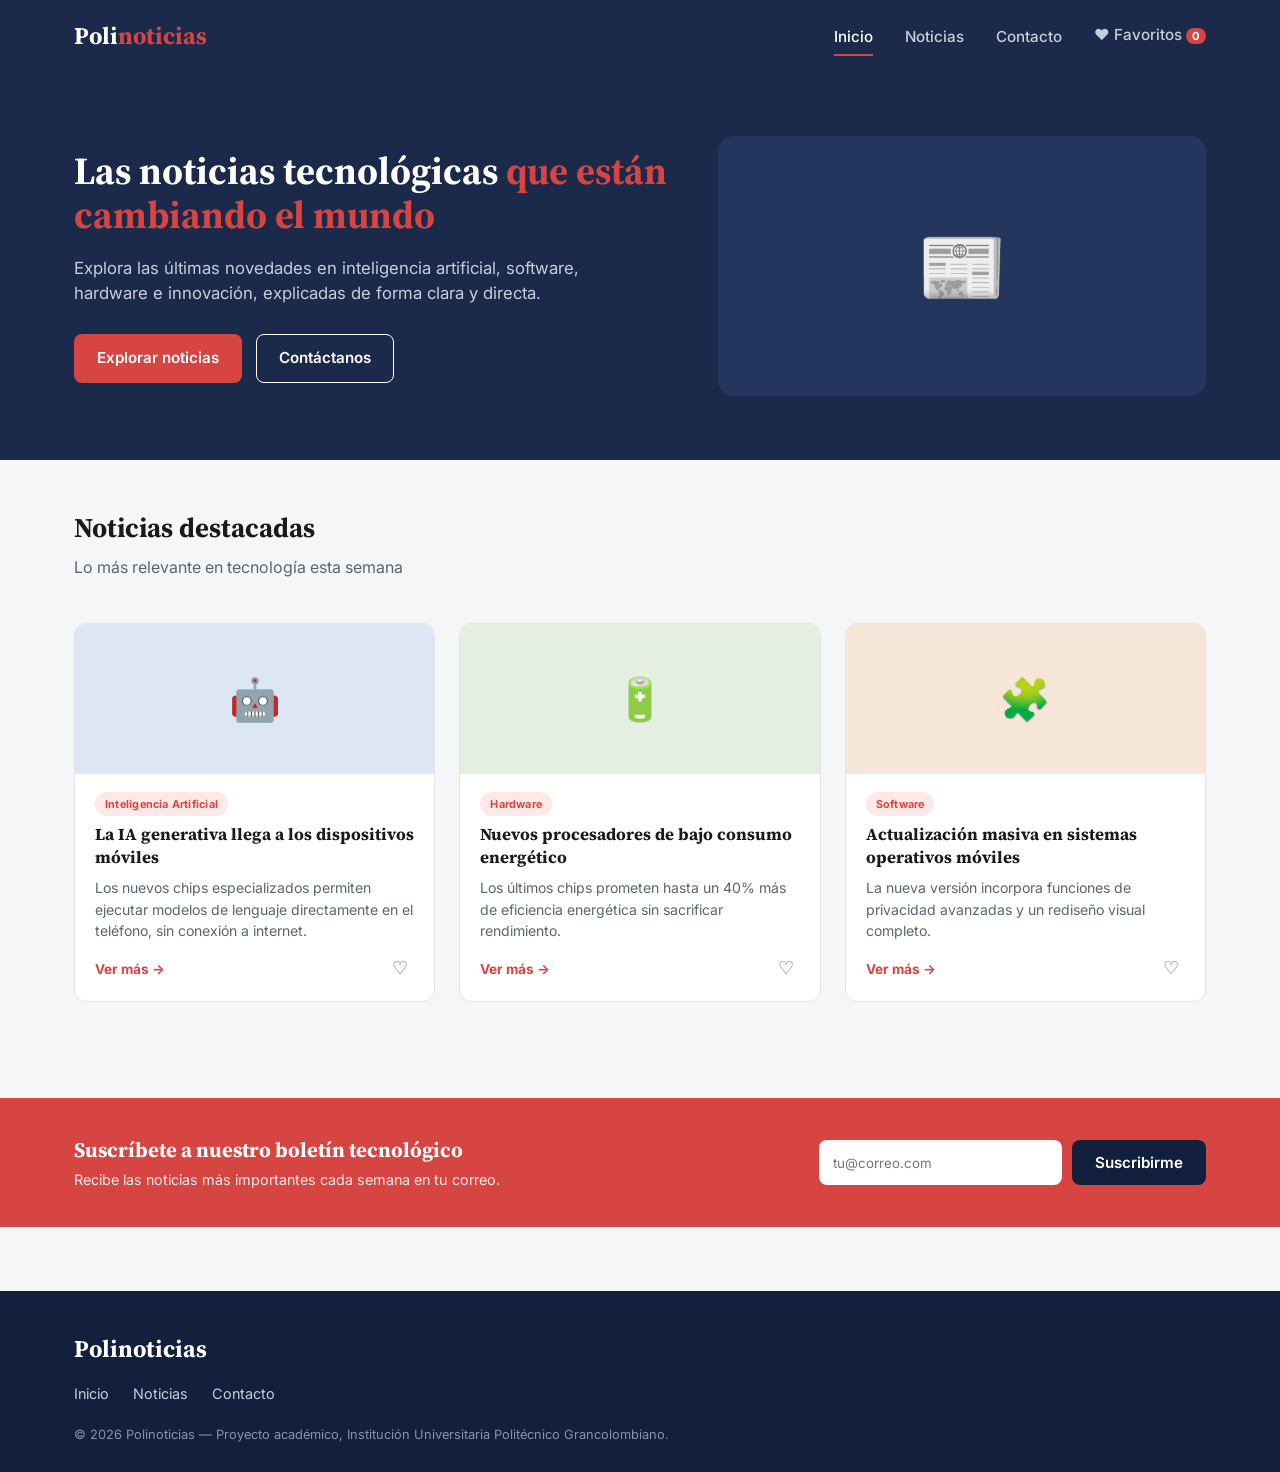
<file: index.html>
<!DOCTYPE html>
<html lang="es">
<head>
  <meta charset="UTF-8">
  <meta name="viewport" content="width=device-width, initial-scale=1.0">
  <title>Polinoticias — Noticias de tecnología</title>
  <meta name="description" content="Polinoticias: las últimas noticias de tecnología, explicadas de forma clara y directa.">
  <link rel="preconnect" href="https://fonts.googleapis.com">
  <link href="https://fonts.googleapis.com/css2?family=Source+Serif+4:wght@600;700&family=Inter:wght@400;500;600;700&display=swap" rel="stylesheet">
  <link rel="stylesheet" href="css/styles.css">
</head>
<body data-pagina="inicio">

  <div id="site-header"></div>

  <section class="hero">
    <div class="container">
      <div>
        <h1>Las noticias tecnológicas <span class="accent">que están cambiando el mundo</span></h1>
        <p>Explora las últimas novedades en inteligencia artificial, software, hardware e innovación, explicadas de forma clara y directa.</p>
        <div class="hero-actions">
          <a href="noticias.html" class="btn btn-primario">Explorar noticias</a>
          <a href="contacto.html" class="btn btn-secundario">Contáctanos</a>
        </div>
      </div>
      <div class="hero-art" aria-hidden="true">📰</div>
    </div>
  </section>

  <div class="container">
    <div class="section-heading">
      <h2>Noticias destacadas</h2>
      <p>Lo más relevante en tecnología esta semana</p>
    </div>
    <div class="news-grid" id="destacadas" aria-live="polite">
      <p>Cargando noticias…</p>
    </div>
  </div>

  <section class="newsletter">
    <div class="container">
      <div>
        <h2>Suscríbete a nuestro boletín tecnológico</h2>
        <p>Recibe las noticias más importantes cada semana en tu correo.</p>
      </div>
      <form id="form-newsletter" novalidate>
        <input type="email" placeholder="tu@correo.com" required aria-label="Correo electrónico">
        <button type="submit" class="btn" style="background:#12203D;color:#fff;">Suscribirme</button>
      </form>
    </div>
  </section>

  <div id="site-footer"></div>

  <script src="js/comun.js"></script>
  <script src="js/layout.js"></script>
  <script>
    // Carga las 3 noticias más recientes desde el JSON para la sección "Destacadas"
    async function cargarDestacadas() {
      const contenedor = document.getElementById("destacadas");
      try {
        const respuesta = await fetch("data/noticias.json");
        if (!respuesta.ok) throw new Error("Respuesta no válida");
        const noticias = await respuesta.json();
        const destacadas = noticias.slice(0, 3);

        contenedor.innerHTML = destacadas.map(n => `
          <article class="news-card">
            <div class="news-card__media ${n.colorClase}">${n.icono}</div>
            <div class="news-card__body">
              <span class="tag">${n.categoriaLabel}</span>
              <h3>${n.titulo}</h3>
              <p>${n.resumen}</p>
              <div class="news-card__footer">
                <a href="detalle.html?id=${n.id}">Ver más →</a>
                <button class="fav-btn" data-fav-toggle="${n.id}" aria-label="Agregar a favoritos">
                  ${esFavorito(n.id) ? "♥" : "♡"}
                </button>
              </div>
            </div>
          </article>
        `).join("");

        contenedor.querySelectorAll("[data-fav-toggle]").forEach(boton => {
          boton.addEventListener("click", () => {
            const id = Number(boton.dataset.favToggle);
            const activo = alternarFavorito(id);
            boton.textContent = activo ? "♥" : "♡";
          });
        });
      } catch (error) {
        console.error(error);
        contenedor.innerHTML = `
          <p>No se pudieron cargar las noticias. Si abriste este archivo directamente
          desde el explorador de archivos, ejecútalo con un servidor local
          (por ejemplo, la extensión "Live Server" de VS Code) y vuelve a intentarlo.</p>`;
      }
    }

    document.getElementById("form-newsletter").addEventListener("submit", (evento) => {
      evento.preventDefault();
      evento.target.reset();
      alert("¡Gracias por suscribirte! (simulación de envío)");
    });

    cargarDestacadas();
  </script>
</body>
</html>
</file>
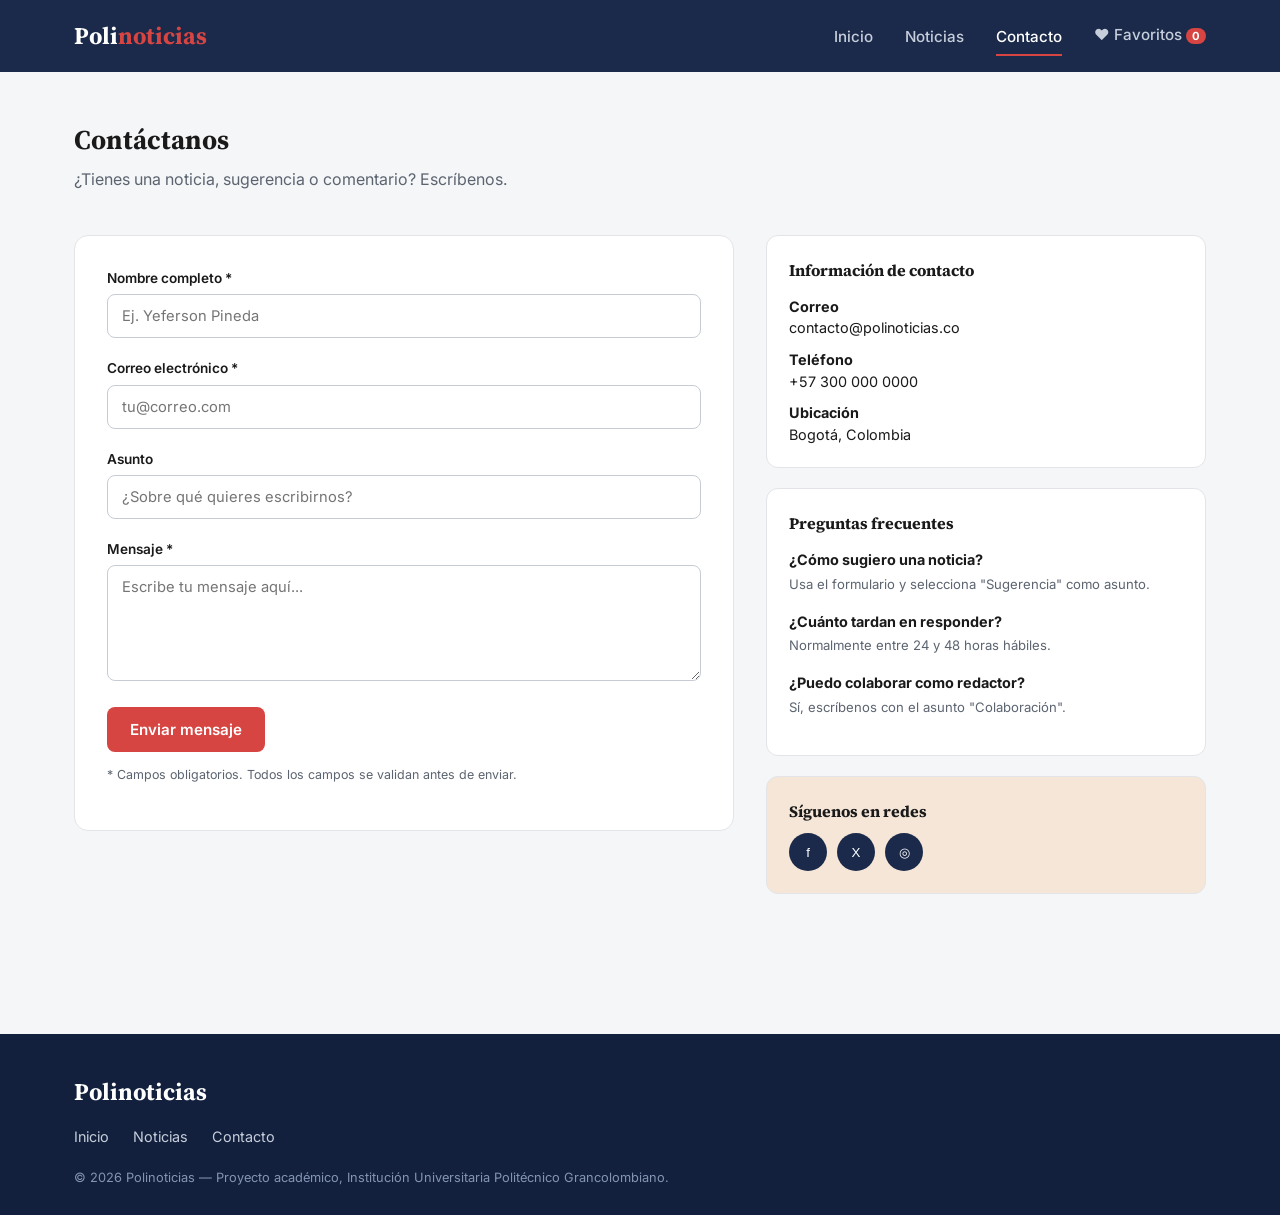
<file: contacto.html>
<!DOCTYPE html>
<html lang="es">
<head>
  <meta charset="UTF-8">
  <meta name="viewport" content="width=device-width, initial-scale=1.0">
  <title>Contacto — Polinoticias</title>
  <link rel="preconnect" href="https://fonts.googleapis.com">
  <link href="https://fonts.googleapis.com/css2?family=Source+Serif+4:wght@600;700&family=Inter:wght@400;500;600;700&display=swap" rel="stylesheet">
  <link rel="stylesheet" href="css/styles.css">
</head>
<body data-pagina="contacto">

  <div id="site-header"></div>

  <div class="container">
    <div class="section-heading">
      <h2>Contáctanos</h2>
      <p>¿Tienes una noticia, sugerencia o comentario? Escríbenos.</p>
    </div>

    <div class="contact-layout">
      <div class="form-card">
        <div class="banner" id="banner-exito">
          ✅ <span>¡Mensaje enviado con éxito! Te responderemos pronto.</span>
        </div>

        <form id="form-contacto" novalidate>
          <div class="field" id="campo-nombre">
            <label for="nombre">Nombre completo *</label>
            <input type="text" id="nombre" name="nombre" placeholder="Ej. Yeferson Pineda">
            <p class="error-msg">Por favor ingresa tu nombre completo.</p>
          </div>

          <div class="field" id="campo-correo">
            <label for="correo">Correo electrónico *</label>
            <input type="email" id="correo" name="correo" placeholder="tu@correo.com">
            <p class="error-msg">Ingresa un correo electrónico válido.</p>
          </div>

          <div class="field" id="campo-asunto">
            <label for="asunto">Asunto</label>
            <input type="text" id="asunto" name="asunto" placeholder="¿Sobre qué quieres escribirnos?">
          </div>

          <div class="field" id="campo-mensaje">
            <label for="mensaje">Mensaje *</label>
            <textarea id="mensaje" name="mensaje" rows="5" placeholder="Escribe tu mensaje aquí..."></textarea>
            <p class="error-msg">Escribe un mensaje de al menos 10 caracteres.</p>
          </div>

          <button type="submit" class="btn btn-primario">Enviar mensaje</button>
          <p style="font-size:0.78rem;color:var(--texto-muted);margin-top:14px;">
            * Campos obligatorios. Todos los campos se validan antes de enviar.
          </p>
        </form>
      </div>

      <aside>
        <div class="side-card">
          <h3 style="margin-bottom:14px;">Información de contacto</h3>
          <p style="margin:0 0 10px;font-size:0.9rem;"><strong>Correo</strong><br>contacto@polinoticias.co</p>
          <p style="margin:0 0 10px;font-size:0.9rem;"><strong>Teléfono</strong><br>+57 300 000 0000</p>
          <p style="margin:0;font-size:0.9rem;"><strong>Ubicación</strong><br>Bogotá, Colombia</p>
        </div>

        <div class="side-card faq">
          <h3>Preguntas frecuentes</h3>
          <h4>¿Cómo sugiero una noticia?</h4>
          <p>Usa el formulario y selecciona "Sugerencia" como asunto.</p>
          <h4>¿Cuánto tardan en responder?</h4>
          <p>Normalmente entre 24 y 48 horas hábiles.</p>
          <h4>¿Puedo colaborar como redactor?</h4>
          <p>Sí, escríbenos con el asunto "Colaboración".</p>
        </div>

        <div class="side-card social-card">
          <h3 style="margin-bottom:4px;">Síguenos en redes</h3>
          <div class="social-row">
            <button aria-label="Facebook" onclick="alert('Ir a Facebook (simulación)')">f</button>
            <button aria-label="X" onclick="alert('Ir a X (simulación)')">X</button>
            <button aria-label="Instagram" onclick="alert('Ir a Instagram (simulación)')">◎</button>
          </div>
        </div>
      </aside>
    </div>
  </div>

  <div id="site-footer"></div>

  <script src="js/comun.js"></script>
  <script src="js/layout.js"></script>
  <script>
    const formulario = document.getElementById("form-contacto");
    const banner = document.getElementById("banner-exito");

    function marcarError(idCampo, tieneError) {
      document.getElementById(idCampo).classList.toggle("error", tieneError);
    }

    function validarFormulario() {
      let valido = true;
      banner.classList.remove("show");

      const nombre = document.getElementById("nombre").value.trim();
      const correo = document.getElementById("correo").value.trim();
      const mensaje = document.getElementById("mensaje").value.trim();
      const regexCorreo = /^[^\s@]+@[^\s@]+\.[^\s@]+$/;

      const nombreValido = nombre.length >= 3;
      marcarError("campo-nombre", !nombreValido);
      if (!nombreValido) valido = false;

      const correoValido = regexCorreo.test(correo);
      marcarError("campo-correo", !correoValido);
      if (!correoValido) valido = false;

      const mensajeValido = mensaje.length >= 10;
      marcarError("campo-mensaje", !mensajeValido);
      if (!mensajeValido) valido = false;

      return valido;
    }

    formulario.addEventListener("submit", (evento) => {
      evento.preventDefault();
      if (validarFormulario()) {
        banner.classList.add("show");
        formulario.reset();
        banner.scrollIntoView({ behavior: "smooth", block: "start" });
      }
    });

    // Quita el estado de error de un campo en cuanto el usuario empieza a corregirlo
    ["nombre", "correo", "mensaje"].forEach(id => {
      document.getElementById(id).addEventListener("input", () => {
        document.getElementById("campo-" + id).classList.remove("error");
      });
    });
  </script>
</body>
</html>
</file>
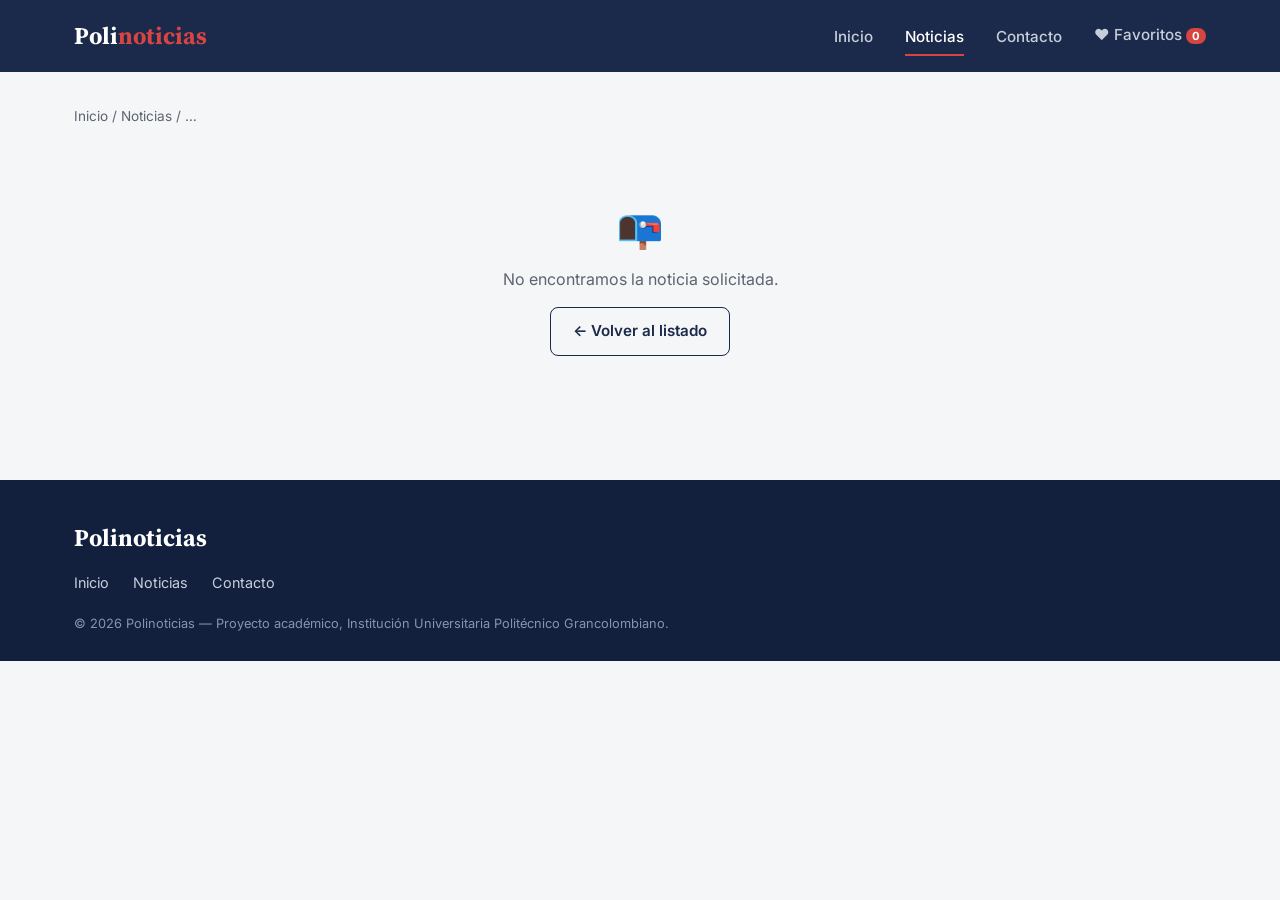
<file: detalle.html>
<!DOCTYPE html>
<html lang="es">
<head>
  <meta charset="UTF-8">
  <meta name="viewport" content="width=device-width, initial-scale=1.0">
  <title>Detalle de la noticia — Polinoticias</title>
  <link rel="preconnect" href="https://fonts.googleapis.com">
  <link href="https://fonts.googleapis.com/css2?family=Source+Serif+4:wght@600;700&family=Inter:wght@400;500;600;700&display=swap" rel="stylesheet">
  <link rel="stylesheet" href="css/styles.css">
</head>
<body data-pagina="noticias">

  <div id="site-header"></div>

  <div class="container">
    <p class="breadcrumb" id="breadcrumb">Inicio / Noticias / …</p>
  </div>

  <div class="container" id="contenido-articulo">
    <p style="padding:40px 0;">Cargando noticia…</p>
  </div>

  <div id="site-footer"></div>

  <script src="js/comun.js"></script>
  <script src="js/layout.js"></script>
  <script>
    const idParametro = Number(new URLSearchParams(window.location.search).get("id"));

    async function cargarDetalle() {
      const contenedor = document.getElementById("contenido-articulo");
      try {
        const respuesta = await fetch("data/noticias.json");
        if (!respuesta.ok) throw new Error("Respuesta no válida");
        const noticias = await respuesta.json();
        const noticia = noticias.find(n => n.id === idParametro);

        if (!noticia) {
          contenedor.innerHTML = `
            <div class="empty-state">
              <span class="icon">📭</span>
              No encontramos la noticia solicitada.<br>
              <a href="noticias.html" class="btn btn-outline" style="margin-top:16px;">← Volver al listado</a>
            </div>`;
          return;
        }

        document.title = noticia.titulo + " — Polinoticias";
        document.getElementById("breadcrumb").innerHTML =
          `<a href="index.html">Inicio</a> / <a href="noticias.html">Noticias</a> / <strong>${noticia.titulo}</strong>`;

        const relacionadas = noticias.filter(n => n.id !== noticia.id).slice(0, 3);
        const fechaFormateada = new Date(noticia.fecha + "T00:00:00").toLocaleDateString("es-CO", {
          day: "numeric", month: "long", year: "numeric"
        });

        contenedor.innerHTML = `
          <div class="article-layout">
            <div>
              <span class="tag">${noticia.categoriaLabel}</span>
              <h1>${noticia.titulo}</h1>
              <p class="article-meta">Por ${noticia.autor} · ${fechaFormateada}</p>

              <div class="article-media ${noticia.colorClase}">${noticia.icono}</div>

              <div class="article-body">
                ${noticia.contenido.map(parrafo => `<p>${parrafo}</p>`).join("")}
              </div>

              <div class="article-actions">
                <button class="btn btn-primario" id="btn-favorito" data-id="${noticia.id}"></button>
                <a href="noticias.html" class="btn btn-outline">← Volver</a>
              </div>
            </div>

            <aside>
              <div class="side-card">
                <h3>Comparte esta noticia</h3>
                <div class="share-row">
                  <button aria-label="Compartir en Facebook" onclick="alert('Compartir en Facebook (simulación)')">f</button>
                  <button aria-label="Compartir en X" onclick="alert('Compartir en X (simulación)')">X</button>
                  <button aria-label="Compartir por correo" onclick="alert('Compartir por correo (simulación)')">✉</button>
                </div>
              </div>
              <div class="side-card">
                <h3>Más noticias</h3>
                ${relacionadas.map(r => `
                  <a href="detalle.html?id=${r.id}" class="related-item">
                    <span class="emoji ${r.colorClase}">${r.icono}</span>
                    <span class="titulo">${r.titulo}</span>
                  </a>
                `).join("")}
              </div>
            </aside>
          </div>
        `;

        const botonFav = document.getElementById("btn-favorito");
        function pintarBotonFav() {
          const activo = esFavorito(noticia.id);
          botonFav.textContent = activo ? "♥ Quitar de favoritos" : "♡ Agregar a favoritos";
        }
        pintarBotonFav();
        botonFav.addEventListener("click", () => {
          alternarFavorito(noticia.id);
          pintarBotonFav();
        });

      } catch (error) {
        console.error(error);
        contenedor.innerHTML = `
          <p>No se pudo cargar la noticia. Si abriste este archivo directamente
          desde el explorador de archivos, ejecútalo con un servidor local
          (por ejemplo, la extensión "Live Server" de VS Code) y vuelve a intentarlo.</p>`;
      }
    }

    cargarDetalle();
  </script>
</body>
</html>
</file>
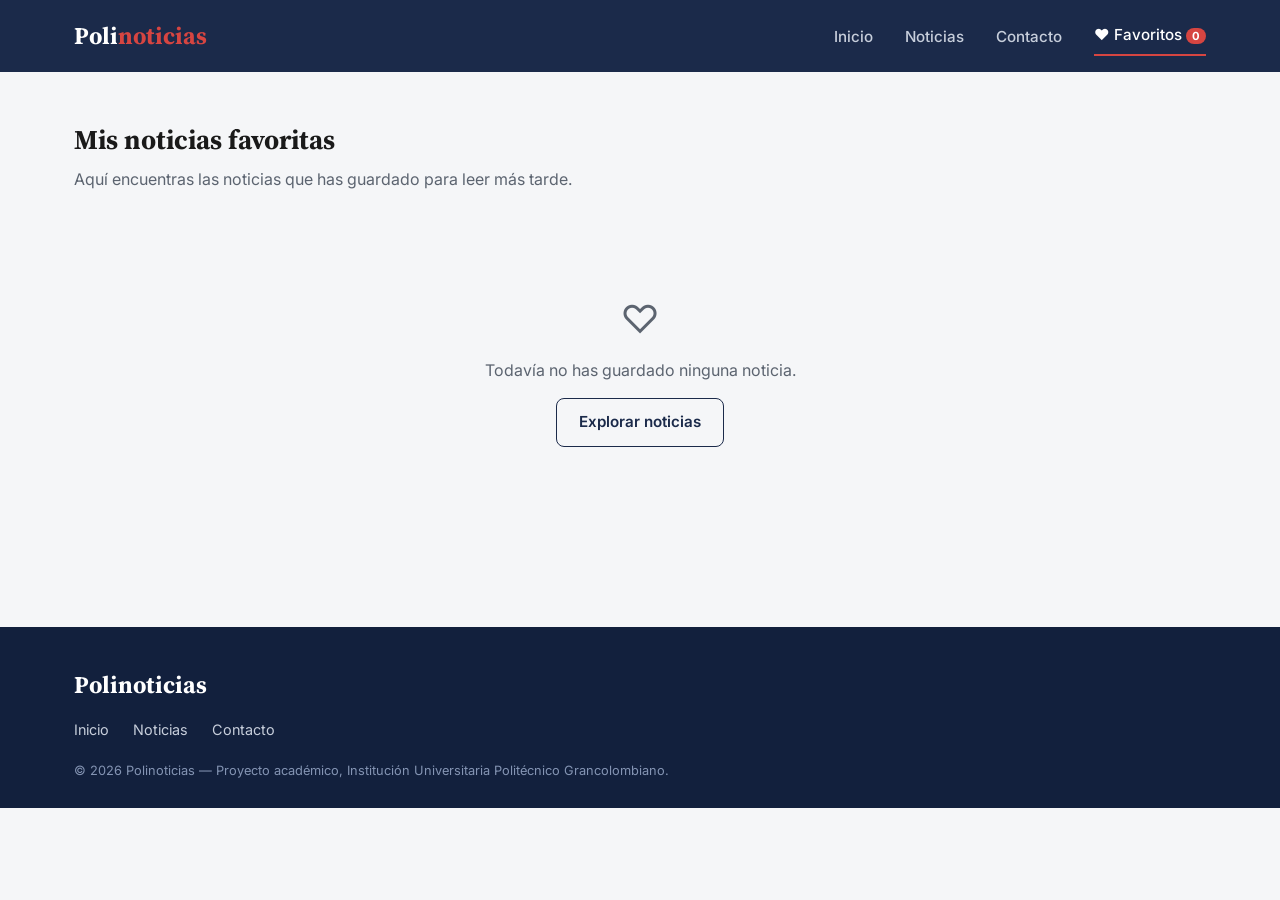
<file: favoritos.html>
<!DOCTYPE html>
<html lang="es">
<head>
  <meta charset="UTF-8">
  <meta name="viewport" content="width=device-width, initial-scale=1.0">
  <title>Mis favoritos — Polinoticias</title>
  <link rel="preconnect" href="https://fonts.googleapis.com">
  <link href="https://fonts.googleapis.com/css2?family=Source+Serif+4:wght@600;700&family=Inter:wght@400;500;600;700&display=swap" rel="stylesheet">
  <link rel="stylesheet" href="css/styles.css">
</head>
<body data-pagina="favoritos">

  <div id="site-header"></div>

  <div class="container">
    <div class="section-heading">
      <h2>Mis noticias favoritas</h2>
      <p>Aquí encuentras las noticias que has guardado para leer más tarde.</p>
    </div>

    <div class="fav-list" id="lista-favoritos" aria-live="polite">
      <p>Cargando…</p>
    </div>
  </div>

  <div id="site-footer"></div>

  <script src="js/comun.js"></script>
  <script src="js/layout.js"></script>
  <script>
    async function cargarFavoritos() {
      const contenedor = document.getElementById("lista-favoritos");
      const idsFavoritos = obtenerFavoritos();

      if (idsFavoritos.length === 0) {
        contenedor.innerHTML = `
          <div class="empty-state">
            <span class="icon">♡</span>
            Todavía no has guardado ninguna noticia.<br>
            <a href="noticias.html" class="btn btn-outline" style="margin-top:16px;">Explorar noticias</a>
          </div>`;
        return;
      }

      try {
        const respuesta = await fetch("data/noticias.json");
        if (!respuesta.ok) throw new Error("Respuesta no válida");
        const noticias = await respuesta.json();
        const favoritas = noticias.filter(n => idsFavoritos.includes(n.id));

        contenedor.innerHTML = favoritas.map(n => `
          <div class="fav-row" data-fila="${n.id}">
            <span class="emoji ${n.colorClase}">${n.icono}</span>
            <div class="info">
              <h3><a href="detalle.html?id=${n.id}">${n.titulo}</a></h3>
              <p>${n.categoriaLabel}</p>
            </div>
            <button class="quitar" data-quitar="${n.id}">Quitar</button>
          </div>
        `).join("");

        contenedor.querySelectorAll("[data-quitar]").forEach(boton => {
          boton.addEventListener("click", () => {
            const id = Number(boton.dataset.quitar);
            alternarFavorito(id);
            document.querySelector(`[data-fila="${id}"]`).remove();
            if (obtenerFavoritos().length === 0) cargarFavoritos();
          });
        });
      } catch (error) {
        console.error(error);
        contenedor.innerHTML = `
          <p>No se pudieron cargar tus favoritos. Si abriste este archivo directamente
          desde el explorador de archivos, ejecútalo con un servidor local
          (por ejemplo, la extensión "Live Server" de VS Code) y vuelve a intentarlo.</p>`;
      }
    }

    cargarFavoritos();
  </script>
</body>
</html>
</file>
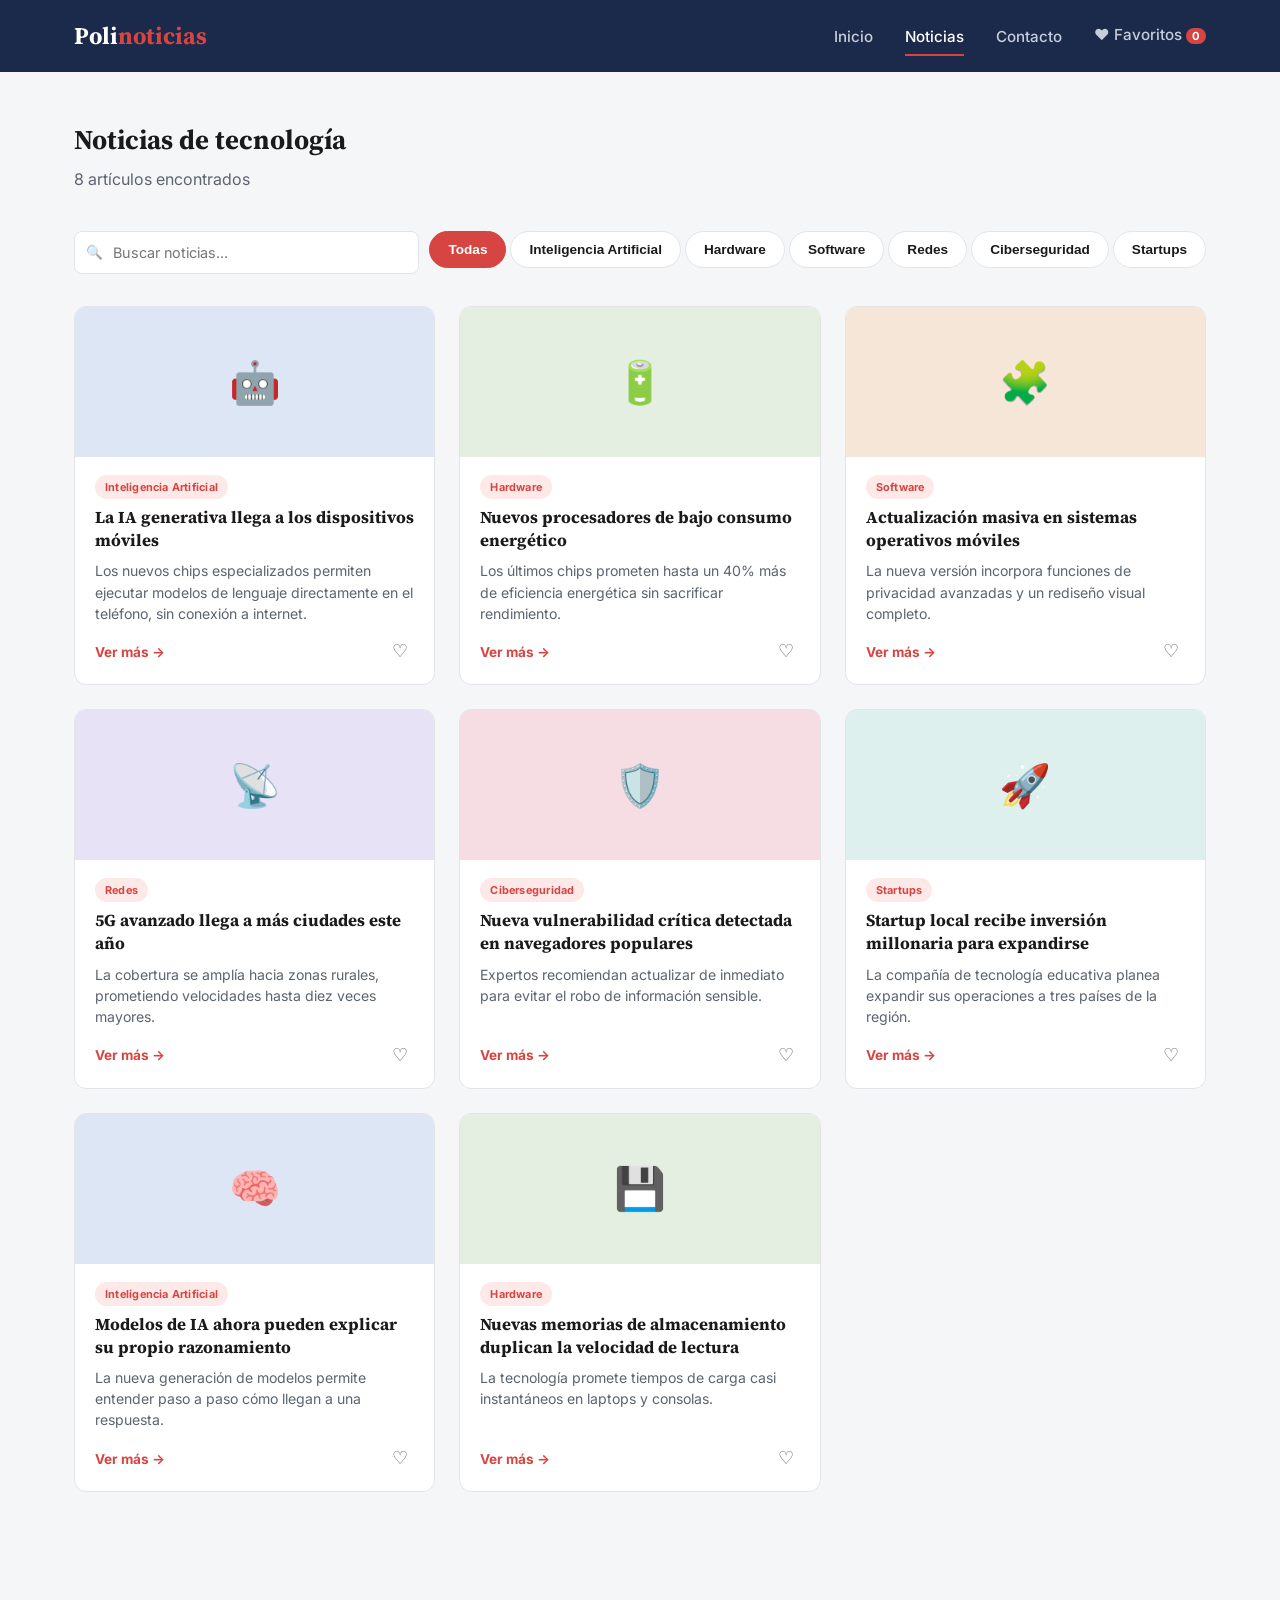
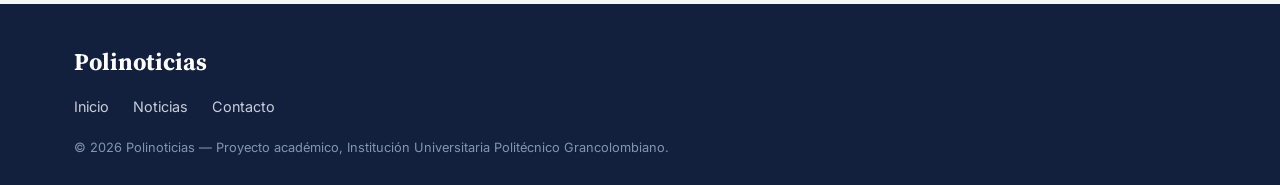
<file: noticias.html>
<!DOCTYPE html>
<html lang="es">
<head>
  <meta charset="UTF-8">
  <meta name="viewport" content="width=device-width, initial-scale=1.0">
  <title>Noticias — Polinoticias</title>
  <link rel="preconnect" href="https://fonts.googleapis.com">
  <link href="https://fonts.googleapis.com/css2?family=Source+Serif+4:wght@600;700&family=Inter:wght@400;500;600;700&display=swap" rel="stylesheet">
  <link rel="stylesheet" href="css/styles.css">
</head>
<body data-pagina="noticias">

  <div id="site-header"></div>

  <div class="container">
    <div class="section-heading">
      <h2>Noticias de tecnología</h2>
      <p id="contador-resultados">Cargando…</p>
    </div>

    <div class="filters">
      <div class="search">
        <input type="search" id="buscador" placeholder="Buscar noticias..." aria-label="Buscar noticias">
      </div>
      <div id="chips-categorias" role="group" aria-label="Filtrar por categoría"></div>
    </div>

    <div class="news-grid" id="grid-noticias" aria-live="polite">
      <p>Cargando noticias…</p>
    </div>
  </div>

  <div id="site-footer"></div>

  <script src="js/comun.js"></script>
  <script src="js/layout.js"></script>
  <script>
    let TODAS_LAS_NOTICIAS = [];
    let categoriaActiva = "todas";
    let textoBusqueda = "";

    async function cargarNoticias() {
      const grid = document.getElementById("grid-noticias");
      try {
        const respuesta = await fetch("data/noticias.json");
        if (!respuesta.ok) throw new Error("Respuesta no válida");
        TODAS_LAS_NOTICIAS = await respuesta.json();
        construirChipsCategorias();
        renderizarNoticias();
      } catch (error) {
        console.error(error);
        grid.innerHTML = `
          <p>No se pudieron cargar las noticias. Si abriste este archivo directamente
          desde el explorador de archivos, ejecútalo con un servidor local
          (por ejemplo, la extensión "Live Server" de VS Code) y vuelve a intentarlo.</p>`;
        document.getElementById("contador-resultados").textContent = "";
      }
    }

    function construirChipsCategorias() {
      const contenedor = document.getElementById("chips-categorias");
      const categorias = [{ valor: "todas", etiqueta: "Todas" }];
      const vistas = new Set();
      TODAS_LAS_NOTICIAS.forEach(n => {
        if (!vistas.has(n.categoria)) {
          vistas.add(n.categoria);
          categorias.push({ valor: n.categoria, etiqueta: n.categoriaLabel });
        }
      });

      contenedor.innerHTML = categorias.map(c => `
        <button class="chip" data-categoria="${c.valor}" aria-pressed="${c.valor === categoriaActiva}">
          ${c.etiqueta}
        </button>
      `).join("");

      contenedor.querySelectorAll("[data-categoria]").forEach(boton => {
        boton.addEventListener("click", () => {
          categoriaActiva = boton.dataset.categoria;
          contenedor.querySelectorAll("[data-categoria]").forEach(b =>
            b.setAttribute("aria-pressed", b.dataset.categoria === categoriaActiva));
          renderizarNoticias();
        });
      });
    }

    function renderizarNoticias() {
      const grid = document.getElementById("grid-noticias");
      const contador = document.getElementById("contador-resultados");

      const filtradas = TODAS_LAS_NOTICIAS.filter(n => {
        const coincideCategoria = categoriaActiva === "todas" || n.categoria === categoriaActiva;
        const coincideTexto = (n.titulo + " " + n.resumen).toLowerCase().includes(textoBusqueda.toLowerCase());
        return coincideCategoria && coincideTexto;
      });

      contador.textContent = `${filtradas.length} artículo${filtradas.length === 1 ? "" : "s"} encontrado${filtradas.length === 1 ? "" : "s"}`;

      if (filtradas.length === 0) {
        grid.innerHTML = `
          <div class="empty-state" style="grid-column:1/-1;">
            <span class="icon">🔍</span>
            No encontramos noticias que coincidan con tu búsqueda. Prueba con otra palabra clave o categoría.
          </div>`;
        return;
      }

      grid.innerHTML = filtradas.map(n => `
        <article class="news-card">
          <div class="news-card__media ${n.colorClase}">${n.icono}</div>
          <div class="news-card__body">
            <span class="tag">${n.categoriaLabel}</span>
            <h3>${n.titulo}</h3>
            <p>${n.resumen}</p>
            <div class="news-card__footer">
              <a href="detalle.html?id=${n.id}">Ver más →</a>
              <button class="fav-btn" data-fav-toggle="${n.id}" aria-label="Agregar a favoritos">
                ${esFavorito(n.id) ? "♥" : "♡"}
              </button>
            </div>
          </div>
        </article>
      `).join("");

      grid.querySelectorAll("[data-fav-toggle]").forEach(boton => {
        boton.addEventListener("click", () => {
          const id = Number(boton.dataset.favToggle);
          const activo = alternarFavorito(id);
          boton.textContent = activo ? "♥" : "♡";
        });
      });
    }

    document.getElementById("buscador").addEventListener("input", (evento) => {
      textoBusqueda = evento.target.value;
      renderizarNoticias();
    });

    cargarNoticias();
  </script>
</body>
</html>
</file>
<file: css/styles.css>
/* =======================================================
   Polinoticias — hoja de estilos compartida
   Paleta: azul marino #1B2A4A · rojo #D64541 · fondo #F5F6F8
   Tipografía: "Source Serif 4" (titulares) + "Inter" (interfaz)
   ======================================================= */

:root {
  --azul: #1B2A4A;
  --azul-claro: #24365E;
  --rojo: #D64541;
  --rojo-oscuro: #B8332F;
  --fondo: #F5F6F8;
  --texto: #1A1A1A;
  --texto-muted: #5C6470;
  --borde: #E2E4E8;
  --blanco: #FFFFFF;

  --font-titulo: "Source Serif 4", Georgia, "Times New Roman", serif;
  --font-ui: "Inter", "Segoe UI", Arial, sans-serif;
}

* { box-sizing: border-box; }

html { scroll-behavior: smooth; }

body {
  margin: 0;
  font-family: var(--font-ui);
  background: var(--fondo);
  color: var(--texto);
  line-height: 1.5;
}

img, svg { max-width: 100%; }

a { color: inherit; text-decoration: none; }

h1, h2, h3 { font-family: var(--font-titulo); margin: 0; }

.container {
  max-width: 1180px;
  margin: 0 auto;
  padding: 0 24px;
}

/* ---------- Header ---------- */
.site-header {
  background: var(--azul);
  position: sticky;
  top: 0;
  z-index: 50;
}

.site-header .container {
  display: flex;
  align-items: center;
  justify-content: space-between;
  height: 72px;
}

.logo {
  font-family: var(--font-titulo);
  font-size: 1.5rem;
  font-weight: 700;
  color: var(--blanco);
}
.logo span { color: var(--rojo); }

.nav-links {
  display: flex;
  align-items: center;
  gap: 32px;
  list-style: none;
  margin: 0;
  padding: 0;
}
.nav-links li { list-style: none; }

.nav-links a {
  color: #C7CEDB;
  font-size: 0.95rem;
  font-weight: 500;
  padding: 8px 0;
  border-bottom: 2px solid transparent;
  transition: color .15s ease, border-color .15s ease;
}
.nav-links a:hover,
.nav-links a[aria-current="page"] {
  color: var(--blanco);
  border-color: var(--rojo);
}

.nav-fav {
  display: flex;
  align-items: center;
  gap: 6px;
}
.nav-fav .fav-count {
  background: var(--rojo);
  color: var(--blanco);
  font-size: 0.7rem;
  font-weight: 700;
  border-radius: 999px;
  padding: 1px 6px;
  min-width: 18px;
  text-align: center;
}

.nav-toggle {
  display: none;
  background: none;
  border: none;
  color: var(--blanco);
  font-size: 1.6rem;
  cursor: pointer;
}

/* ---------- Footer ---------- */
.site-footer {
  background: #12203D;
  color: #8494B3;
  padding: 40px 0 28px;
  margin-top: 64px;
}
.site-footer .logo { display: block; margin-bottom: 6px; }
.site-footer nav {
  display: flex;
  gap: 24px;
  margin-top: 16px;
  flex-wrap: wrap;
}
.site-footer nav a { color: #C7CEDB; font-size: 0.9rem; }
.site-footer small { display: block; margin-top: 20px; font-size: 0.8rem; }

/* ---------- Buttons ---------- */
.btn {
  display: inline-flex;
  align-items: center;
  gap: 8px;
  border-radius: 8px;
  padding: 12px 22px;
  font-family: var(--font-ui);
  font-size: 0.95rem;
  font-weight: 600;
  cursor: pointer;
  border: 1.5px solid transparent;
  transition: transform .1s ease, background .15s ease;
}
.btn:active { transform: translateY(1px); }

.btn-primario { background: var(--rojo); color: var(--blanco); }
.btn-primario:hover { background: var(--rojo-oscuro); }

.btn-secundario { background: transparent; border-color: var(--blanco); color: var(--blanco); }
.btn-secundario:hover { background: rgba(255,255,255,.08); }

.btn-outline {
  background: transparent;
  border-color: var(--azul);
  color: var(--azul);
}
.btn-outline:hover { background: rgba(27,42,74,.06); }

.btn[disabled] { opacity: .55; cursor: not-allowed; }

/* ---------- Hero (home) ---------- */
.hero {
  background: var(--azul);
  color: var(--blanco);
  padding: 64px 0;
}
.hero .container {
  display: grid;
  grid-template-columns: 1.1fr 0.9fr;
  gap: 48px;
  align-items: center;
}
.hero h1 {
  font-size: 2.4rem;
  line-height: 1.15;
  font-weight: 700;
}
.hero h1 .accent { color: var(--rojo); }
.hero p {
  color: #C7CEDB;
  font-size: 1.05rem;
  max-width: 46ch;
  margin: 18px 0 28px;
}
.hero-actions { display: flex; gap: 14px; flex-wrap: wrap; }

.hero-art {
  background: var(--azul-claro);
  border-radius: 16px;
  padding: 28px;
  min-height: 260px;
  display: flex;
  align-items: center;
  justify-content: center;
  font-size: 4.5rem;
}

/* ---------- Section headings ---------- */
.section-heading { padding: 48px 0 0; }
.section-heading h2 { font-size: 1.7rem; }
.section-heading p { color: var(--texto-muted); margin-top: 6px; }

/* ---------- News grid & cards ---------- */
.news-grid {
  display: grid;
  grid-template-columns: repeat(auto-fill, minmax(300px, 1fr));
  gap: 24px;
  padding: 28px 0 48px;
}

.news-card {
  background: var(--blanco);
  border: 1px solid var(--borde);
  border-radius: 12px;
  overflow: hidden;
  display: flex;
  flex-direction: column;
}

.news-card__media {
  height: 150px;
  display: flex;
  align-items: center;
  justify-content: center;
  font-size: 2.6rem;
}

.card-azul   { background: #DCE6F5; }
.card-verde  { background: #E4EFE1; }
.card-naranja{ background: #F5E6D8; }
.card-morado { background: #E7E2F5; }
.card-rosa   { background: #F5DDE3; }
.card-teal   { background: #DDF0EE; }

.news-card__body { padding: 18px 20px 22px; display: flex; flex-direction: column; gap: 8px; flex: 1; }

.tag {
  align-self: flex-start;
  font-size: 0.68rem;
  font-weight: 700;
  letter-spacing: .02em;
  color: var(--rojo);
  background: #FCE9E8;
  padding: 4px 10px;
  border-radius: 999px;
}

.news-card__body h3 { font-size: 1.05rem; line-height: 1.35; }
.news-card__body p { color: var(--texto-muted); font-size: 0.88rem; margin: 0; }

.news-card__footer {
  margin-top: auto;
  display: flex;
  align-items: center;
  justify-content: space-between;
  padding-top: 10px;
}
.news-card__footer a { color: var(--rojo); font-weight: 700; font-size: 0.85rem; }

.fav-btn {
  background: none;
  border: none;
  font-size: 1.1rem;
  cursor: pointer;
  line-height: 1;
  color: var(--texto-muted);
}
.fav-btn[data-active="true"] { color: var(--rojo); }

/* ---------- Newsletter band ---------- */
.newsletter {
  background: var(--rojo);
  color: var(--blanco);
  padding: 36px 0;
  margin-top: 48px;
}
.newsletter .container {
  display: flex;
  align-items: center;
  justify-content: space-between;
  gap: 24px;
  flex-wrap: wrap;
}
.newsletter h2 { font-size: 1.3rem; }
.newsletter p { margin: 4px 0 0; color: #FCE9E8; font-size: 0.9rem; }
.newsletter form { display: flex; gap: 10px; }
.newsletter input {
  border: none;
  border-radius: 8px;
  padding: 12px 14px;
  font-family: var(--font-ui);
  min-width: 220px;
}

/* ---------- Filters (listado) ---------- */
.filters {
  display: flex;
  gap: 10px;
  flex-wrap: wrap;
  padding: 24px 0 4px;
}
.filters .search {
  flex: 1 1 260px;
  position: relative;
}
.filters .search input {
  width: 100%;
  padding: 12px 14px 12px 38px;
  border-radius: 8px;
  border: 1px solid var(--borde);
  font-family: var(--font-ui);
  font-size: 0.9rem;
}
.filters .search::before {
  content: "🔍";
  position: absolute;
  left: 12px;
  top: 50%;
  transform: translateY(-50%);
  font-size: 0.85rem;
  opacity: .6;
}

.chip {
  border: 1px solid var(--borde);
  background: var(--blanco);
  border-radius: 999px;
  padding: 10px 18px;
  font-size: 0.85rem;
  font-weight: 600;
  cursor: pointer;
  color: var(--texto);
}
.chip[aria-pressed="true"] {
  background: var(--rojo);
  border-color: var(--rojo);
  color: var(--blanco);
}

.empty-state {
  text-align: center;
  padding: 60px 20px;
  color: var(--texto-muted);
}
.empty-state .icon { font-size: 2.4rem; display: block; margin-bottom: 10px; }

/* ---------- Detalle ---------- */
.breadcrumb { padding: 20px 0 0; font-size: 0.85rem; color: var(--texto-muted); }
.breadcrumb strong { color: var(--texto); }

.article-layout {
  display: grid;
  grid-template-columns: 1.7fr 1fr;
  gap: 40px;
  padding: 24px 0 56px;
  align-items: start;
}

.article-media {
  height: 320px;
  border-radius: 12px;
  display: flex;
  align-items: center;
  justify-content: center;
  font-size: 5.5rem;
  margin: 20px 0 28px;
}

.article-layout h1 { font-size: 2rem; line-height: 1.25; margin: 14px 0 10px; }
.article-meta { color: var(--texto-muted); font-size: 0.85rem; }
.article-body p { font-size: 1.02rem; line-height: 1.75; margin: 0 0 18px; }

.article-actions { display: flex; gap: 12px; margin-top: 24px; flex-wrap: wrap; }

.side-card {
  background: var(--blanco);
  border: 1px solid var(--borde);
  border-radius: 12px;
  padding: 22px;
  margin-bottom: 20px;
}
.side-card h3 { font-size: 1rem; margin-bottom: 14px; }
.share-row { display: flex; gap: 10px; }
.share-row button {
  width: 38px; height: 38px; border-radius: 50%;
  background: var(--azul); color: var(--blanco); border: none; cursor: pointer;
}
.related-item {
  display: flex;
  gap: 12px;
  align-items: center;
  padding: 10px 0;
  border-bottom: 1px solid var(--borde);
}
.related-item:last-child { border-bottom: none; }
.related-item .emoji {
  width: 40px; height: 40px; border-radius: 50%;
  display: flex; align-items: center; justify-content: center;
  font-size: 1.2rem; flex-shrink: 0;
}
.related-item span.titulo { font-size: 0.85rem; font-weight: 600; }

/* ---------- Contacto ---------- */
.contact-layout {
  display: grid;
  grid-template-columns: 1.5fr 1fr;
  gap: 32px;
  padding: 28px 0 56px;
  align-items: start;
}

.form-card {
  background: var(--blanco);
  border: 1px solid var(--borde);
  border-radius: 14px;
  padding: 32px;
}

.field { margin-bottom: 20px; }
.field label { display: block; font-size: 0.85rem; font-weight: 600; margin-bottom: 6px; }
.field input, .field textarea {
  width: 100%;
  padding: 12px 14px;
  border-radius: 8px;
  border: 1px solid #C7CCD4;
  font-family: var(--font-ui);
  font-size: 0.92rem;
  resize: vertical;
}
.field input:focus, .field textarea:focus {
  outline: 2px solid var(--azul);
  outline-offset: 1px;
}
.field.error input, .field.error textarea { border-color: var(--rojo); }
.field .error-msg {
  display: none;
  color: var(--rojo);
  font-size: 0.78rem;
  margin-top: 6px;
}
.field.error .error-msg { display: block; }

.banner {
  display: none;
  align-items: center;
  gap: 10px;
  background: #E4F5E8;
  border: 1px solid #3B7A4E;
  color: #215133;
  border-radius: 8px;
  padding: 14px 16px;
  margin-bottom: 22px;
  font-size: 0.9rem;
}
.banner.show { display: flex; }

.faq h4 { font-size: 0.9rem; margin: 0 0 4px; }
.faq p { font-size: 0.82rem; color: var(--texto-muted); margin: 0 0 16px; }

.social-card { background: #F5E6D8; }
.social-row { display: flex; gap: 10px; margin-top: 10px; }
.social-row button {
  width: 38px; height: 38px; border-radius: 50%;
  background: var(--azul); color: var(--blanco); border: none; cursor: pointer;
}

/* ---------- Favoritos ---------- */
.fav-list { padding: 24px 0 56px; display: flex; flex-direction: column; gap: 14px; }
.fav-row {
  background: var(--blanco);
  border: 1px solid var(--borde);
  border-radius: 12px;
  padding: 16px 20px;
  display: flex;
  align-items: center;
  gap: 16px;
}
.fav-row .emoji {
  width: 48px; height: 48px; border-radius: 10px;
  display: flex; align-items: center; justify-content: center; font-size: 1.4rem; flex-shrink: 0;
}
.fav-row .info { flex: 1; }
.fav-row .info h3 { font-size: 1rem; }
.fav-row .info p { margin: 2px 0 0; font-size: 0.82rem; color: var(--texto-muted); }
.fav-row .quitar {
  background: none; border: 1px solid var(--borde); border-radius: 8px;
  padding: 8px 14px; font-size: 0.8rem; cursor: pointer; color: var(--rojo);
}

/* ---------- Responsive ---------- */
@media (max-width: 860px) {
  .hero .container { grid-template-columns: 1fr; }
  .article-layout, .contact-layout { grid-template-columns: 1fr; }
  .nav-links { position: absolute; top: 72px; left: 0; right: 0; background: var(--azul);
               flex-direction: column; gap: 0; padding: 8px 24px 16px; display: none; }
  .nav-links.open { display: flex; }
  .nav-links a { padding: 12px 0; border-bottom: 1px solid rgba(255,255,255,.08); width: 100%; }
  .nav-toggle { display: block; }
}

@media (max-width: 520px) {
  .hero h1 { font-size: 1.9rem; }
  .newsletter .container { flex-direction: column; align-items: flex-start; }
  .newsletter form { width: 100%; }
  .newsletter input { flex: 1; min-width: 0; }
}

/* Reduced motion */
@media (prefers-reduced-motion: reduce) {
  html { scroll-behavior: auto; }
  * { transition: none !important; }
}
</file>
